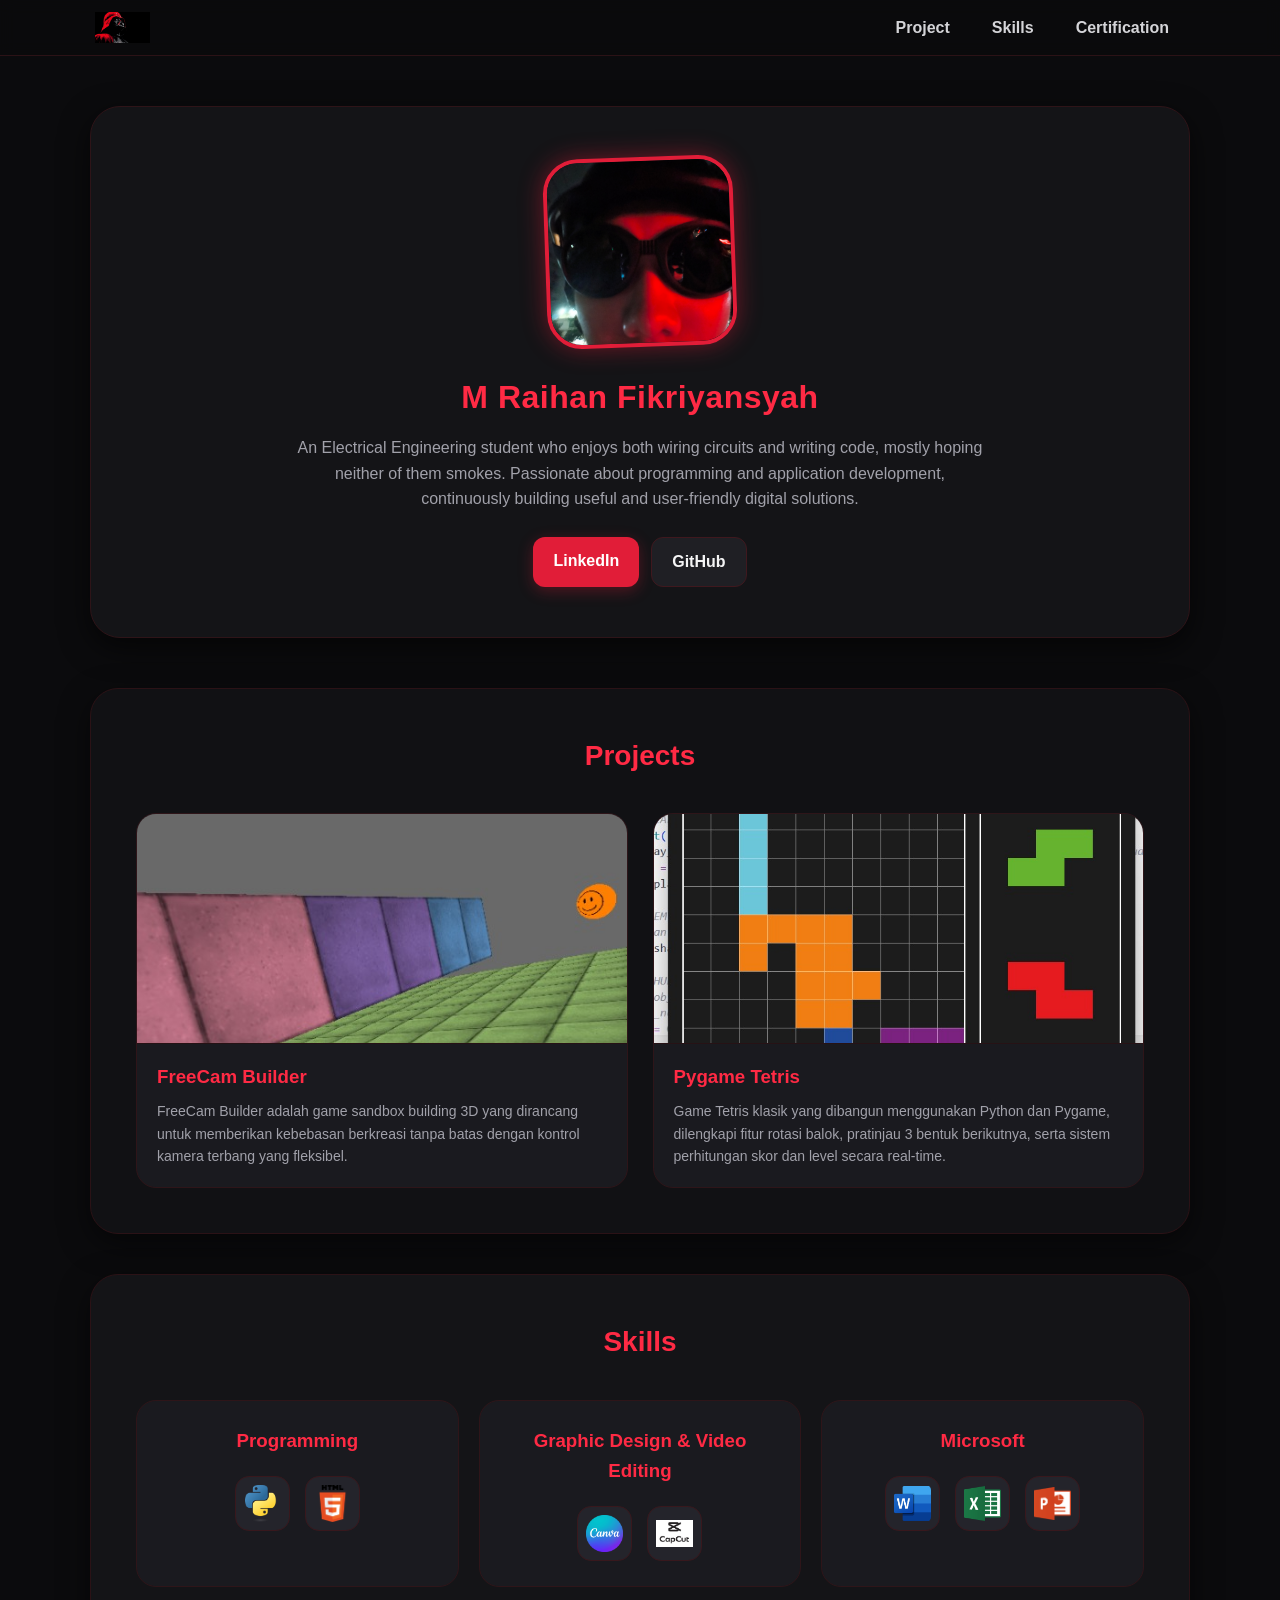
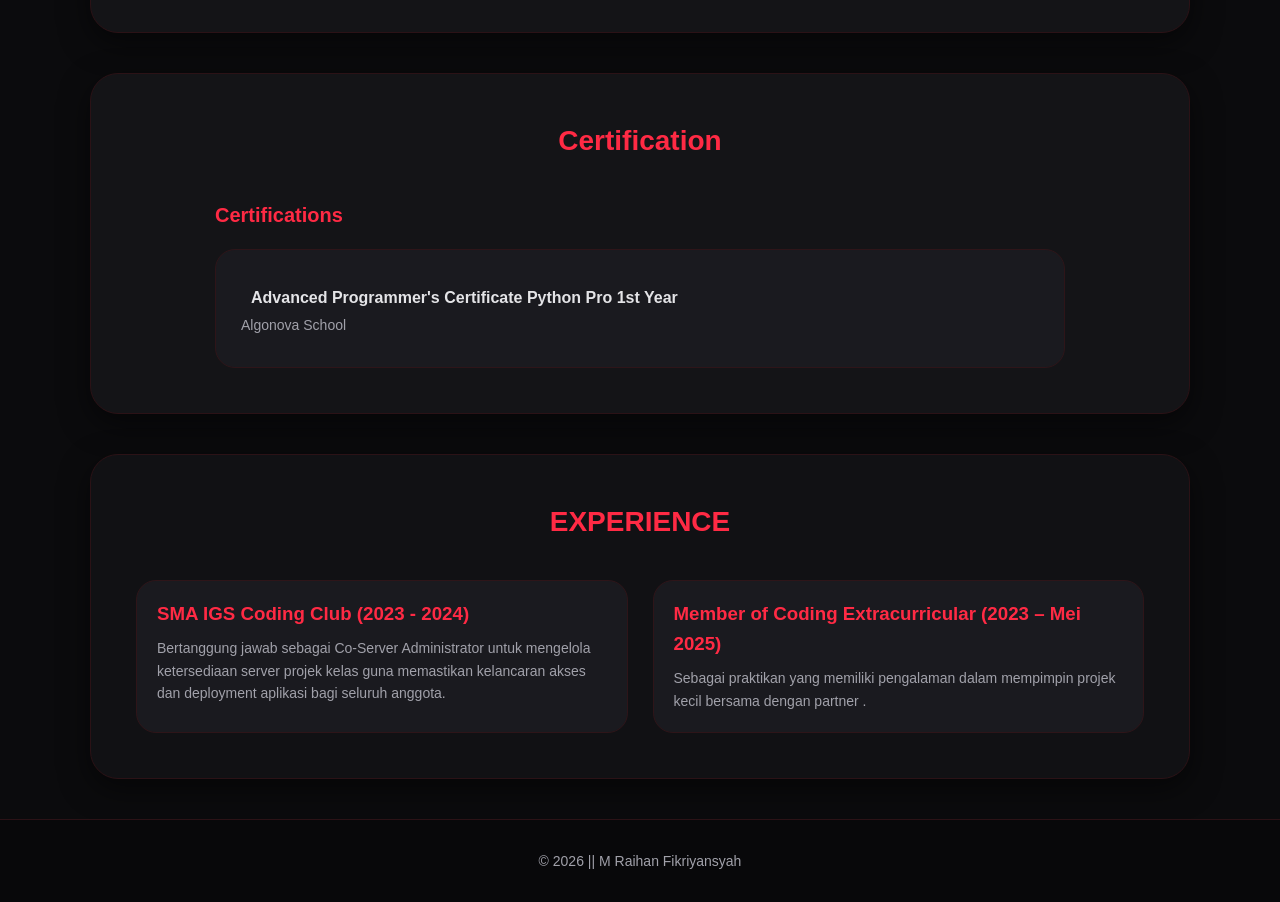
<file: portofolio_algo-main/index.html>
<!DOCTYPE html>
<html lang="id">
<head>
    <meta charset="UTF-8">
    <meta name="viewport" content="width=device-width, initial-scale=1.0">
    <title>Portofolio</title>
    <link rel="stylesheet" href="style.css">
</head>
<body>
    <header>
        <nav>
            <div class="logo">
        <a href="#home">
        <img src="Vader black bg.jpg" alt="Logo"> <!--LOGO UNTUK KEMBALI KE HOME-->
        </a>
        </div>
            <ul>
                <li><a href="#college">Project</a></li>
                <li><a href="#skills">Skills</a></li>
                <li><a href="#org">Certification</a></li>
            </ul>
        </nav>
    </header>
    <section id="home" class="hero">
        <div class="hero-content">
            <img src="Profile Pic red matrix.jpg" alt="foto" width="100%"> <!--PROFILE PHOTO--->
        </div>
        <h1>M Raihan Fikriyansyah</h1> <!--NAMA--->
            <!--DESKRIPSI DIRI--->
            <p>An Electrical Engineering student who enjoys both wiring circuits and writing code, mostly hoping neither of them smokes. Passionate about programming and application development, continuously building useful and user-friendly digital solutions.</p>
            <div class="hero-links">

                <a href="https://www.linkedin.com/in/m-raihan-fikriyansyah-825253366/" target="_blank" class="btn"><i class="fab fa-linkedin"></i> LinkedIn</a>
                <a href="https://github.com/renccurate" target="_blank" class="btn btn-alt"><i class="fab fa-github"></i> GitHub</a>
            </div>
    </section>
    <section id="college" class="section bg-light">
            <h2 class="section-title">Projects</h2>
    <div class="grid grid-4">
        <!-- PROJECT 1 -->
        <div class="card">
                <div class="img-placeholder">
                    <img src="foto projek free cam holder.jpeg" alt="Design UI/UX Soob Coffee">
                </div>
                <h3>FreeCam Builder</h3>
                <p>
                    FreeCam Builder adalah game sandbox building 3D yang dirancang untuk memberikan kebebasan berkreasi tanpa batas dengan kontrol kamera terbang yang fleksibel.
                </p>
            </a>
        </div>

        <!-- PROJECT 2 -->
        <div class="card">
                <div class="img-placeholder">
                    <img src="foto projek tetris.jpeg" alt="Pinkeu Jumpy Game">
                </div>
                <h3>Pygame Tetris</h3>
                <p>
                    Game Tetris klasik yang dibangun menggunakan Python dan Pygame, dilengkapi fitur rotasi balok, pratinjau 3 bentuk berikutnya, serta sistem perhitungan skor dan level secara real-time.
                </p>
            </a>
        </div>
    </div>
    </section>

    <!-- SKILLS -->
    <section id="skills" class="section">
    <h2 class="section-title">Skills</h2>
    <div class="skills-container">
        <!-- Programming -->
        <div class="skill-card">
            <h3>Programming</h3>
            <div class="skill-icons">
                <img src="python.png">
                <img src="html.png">
            </div>
        </div>
        <!-- Graphic Design -->
        <div class="skill-card">
            <h3>Graphic Design & Video Editing</h3>
            <div class="skill-icons">
                <img src="canva.png">
                <img src="image.png">
            </div>
        </div>
        <!-- Microsoft -->
        <div class="skill-card">
            <h3>Microsoft</h3>
            <div class="skill-icons">
                <img src="word.png">
                <img src="excel.png">
                <img src="point.png">
            </div>
        </div>
    </div>
    </section>

    <!-- CERTIFICATION -->
    <section id="org" class="section">
        <h2 class="section-title">Certification</h2>
        <div class="cert-journal-column">
            <div class="cert-section">
                <h3 class="column-title">Certifications</h3>
                <div class="card cert-card">
                    <ul class="cert-list">
                        <li><i class="fas fa-certificate"></i> Advanced Programmer's Certificate Python Pro 1st Year<br><span>Algonova School</span></li>
                </div>
            </div>
        </div>
    </section>

    <!-- ORGANISASI atau Experience -->
    <section id="organisasi" class="section bg-light">
        <h2 class="section-title">EXPERIENCE</h2>
        <div class="grid grid-3">
            <div class="card">
                <h3>SMA IGS Coding Club (2023 - 2024)</h3>
                <p>Bertanggung jawab sebagai Co-Server Administrator untuk mengelola ketersediaan server projek kelas guna memastikan kelancaran akses dan deployment aplikasi bagi seluruh anggota.</p>
            </div>
            <div class="card">
                <h3>Member of Coding Extracurricular (2023 – Mei 2025)</h3>
                <p>Sebagai praktikan yang memiliki pengalaman dalam mempimpin projek kecil bersama dengan partner .</p>
            </div>
        </div>
    </section>
    
    <footer>
        <p>&copy; 2026 || M Raihan Fikriyansyah</p>
    </footer>
    </body>
    </html>
</file>
<file: portofolio_algo-main/style.css>
* {
    margin: 0;
    padding: 0;
    box-sizing: border-box;
    scroll-behavior: smooth;
}

body {
    font-family: Arial, Helvetica, sans-serif;
    background-color: #0b0b0d;
    color: #e4e4e7;
    line-height: 1.6;
}

header {
    width: 100%;
    background: rgba(11, 11, 13, 0.92);
    backdrop-filter: blur(8px);
    border-bottom: 1px solid #2b1216;
    position: sticky;
    top: 0;
    z-index: 1000;
}

nav {
    max-width: 1150px;
    margin: auto;
    padding: 12px 30px;

    display: flex;
    justify-content: space-between;
    align-items: center;
}

.logo img {
    width: 55px;
    display: block;
    transition: 0.3s;
}

.logo img:hover {
    transform: scale(1.08);
}

nav ul {
    display: flex;
    list-style: none;
    gap: 10px;
}

nav ul li a {
    text-decoration: none;
    color: #d4d4d8;
    font-weight: 600;

    padding: 9px 16px;
    border-radius: 12px;

    transition: 0.3s;
}

nav ul li a:hover {
    background-color: #290d11;
    color: #ff2a44;
}


/* =========================
   HERO / PROFILE
========================= */

.hero {
    max-width: 1100px;
    margin: 50px auto;
    padding: 50px;

    background-color: #141417;
    border: 1px solid #2e1418;
    border-radius: 30px;

    display: flex;
    flex-direction: column;
    align-items: center;
    text-align: center;

    box-shadow: 0 10px 30px rgba(0, 0, 0, 0.6);
}

.hero-content {
    width: 190px;
    height: 190px;

    margin-bottom: 25px;

    border-radius: 35px;
    overflow: hidden;

    border: 4px solid #e11d38;
    box-shadow: 0 0 25px rgba(225, 29, 56, 0.45);

    transform: rotate(-2deg);
    transition: 0.3s;
}

.hero-content:hover {
    transform: rotate(0deg) scale(1.03);
    box-shadow: 0 0 32px rgba(255, 42, 68, 0.65);
}

.hero-content img {
    width: 100%;
    height: 100%;
    object-fit: cover;
}

.hero h1 {
    font-size: 32px;
    color: #ff2a44;
    margin-bottom: 12px;
    letter-spacing: 0.5px;
}

.hero p {
    max-width: 700px;
    color: #a1a1aa;
    font-size: 16px;
}


/* =========================
   SOCIAL BUTTON
========================= */

.hero-links {
    display: flex;
    gap: 12px;
    margin-top: 25px;
    flex-wrap: wrap;
    justify-content: center;
}

.btn {
    text-decoration: none;
    background-color: #e11d38;
    color: #ffffff;
    font-weight: 600;

    padding: 11px 20px;
    border-radius: 12px;

    box-shadow: 0 4px 15px rgba(225, 29, 56, 0.3);
    transition: 0.3s;
}

.btn:hover {
    background-color: #ff2a44;
    transform: translateY(-2px);
    box-shadow: 0 6px 20px rgba(255, 42, 68, 0.5);
}

.btn-alt {
    background-color: #1f1f24;
    color: #f4f4f5;
    border: 1px solid #3f181e;
    box-shadow: none;
}

.btn-alt:hover {
    background-color: #2c1216;
    border-color: #e11d38;
    color: #ff2a44;
}


/* =========================
   SECTION
========================= */

.section {
    max-width: 1100px;
    margin: 0 auto 40px;
    padding: 45px;

    background-color: #141417;
    border: 1px solid #2b1216;
    border-radius: 28px;

    box-shadow: 0 10px 30px rgba(0, 0, 0, 0.5);
}

.bg-light {
    background-color: #111114;
}

.section-title {
    text-align: center;
    font-size: 28px;
    color: #ff2a44;

    margin-bottom: 35px;
}


/* =========================
   PROJECT
========================= */

.grid {
    display: grid;
    grid-template-columns: repeat(2, 1fr);
    gap: 25px;
}

.card {
    background-color: #1a1a1f;
    border: 1px solid #2e1519;
    border-radius: 20px;

    overflow: hidden;

    transition: 0.3s;
}

.card:hover {
    transform: translateY(-5px);
    border-color: #e11d38;
    box-shadow: 0 12px 28px rgba(225, 29, 56, 0.22);
}

.project-link {
    display: block;
    text-decoration: none;
    color: inherit;
}

.img-placeholder {
    width: 100%;
    height: 230px;
    overflow: hidden;
    background-color: #0e0e11;
    border-bottom: 1px solid #261215;
}

.img-placeholder img {
    width: 100%;
    height: 100%;
    object-fit: cover;

    transition: 0.4s;
}

.card:hover .img-placeholder img {
    transform: scale(1.05);
}

.card h3 {
    color: #ff2a44;
    padding: 18px 20px 8px;
}

.card p {
    padding: 0 20px 20px;
    color: #a1a1aa;
    font-size: 14px;
}


/* =========================
   SKILLS
========================= */

.skills-container {
    display: grid;
    grid-template-columns: repeat(3, 1fr);
    gap: 20px;
}

.skill-card {
    background-color: #1a1a1f;
    border: 1px solid #2e1519;
    border-radius: 20px;

    padding: 25px;
    text-align: center;

    transition: 0.3s;
}

.skill-card:hover {
    transform: translateY(-5px);
    border-color: #e11d38;
    box-shadow: 0 10px 25px rgba(225, 29, 56, 0.2);
}

.skill-card h3 {
    color: #ff2a44;
    margin-bottom: 20px;
}

.skill-icons {
    display: flex;
    justify-content: center;
    align-items: center;
    flex-wrap: wrap;
    gap: 15px;
}

.skill-icons img {
    width: 55px;
    height: 55px;
    object-fit: contain;

    padding: 8px;
    background-color: #24242b;
    border-radius: 14px;

    border: 1px solid #38181d;

    transition: 0.3s;
}

.skill-icons img:hover {
    transform: scale(1.1);
    border-color: #ff2a44;
    box-shadow: 0 0 12px rgba(225, 29, 56, 0.35);
}


/* =========================
   CERTIFICATION
========================= */

.cert-journal-column {
    max-width: 850px;
    margin: auto;
}

.column-title {
    color: #ff2a44;
    margin-bottom: 18px;
    font-size: 20px;
}

.cert-card {
    padding: 10px 25px;
    background-color: #1a1a1f;
    border: 1px solid #2e1519;
    border-radius: 20px;
}

.cert-list {
    list-style: none;
}

.cert-list li {
    padding: 20px 0;
    border-bottom: 1px solid #2b1518;

    color: #e4e4e7;
    font-weight: 600;

    transition: 0.3s;
}

.cert-list li:last-child {
    border-bottom: none;
}

.cert-list li:hover {
    padding-left: 8px;
    color: #ff2a44;
}

.cert-list i {
    color: #e11d38;
    font-size: 20px;
    margin-right: 10px;
}

.cert-list span {
    font-size: 14px;
    color: #a1a1aa;
    font-weight: normal;
}


/* =========================
   FOOTER
========================= */

footer {
    text-align: center;
    padding: 30px;
    margin-top: 30px;

    color: #a1a1aa;
    font-size: 14px;

    background-color: #08080a;
    border-top: 1px solid #2b1216;
}


/* =========================
   RESPONSIVE TABLET
========================= */

@media (max-width: 850px) {

    .hero {
        margin: 30px 20px;
        padding: 40px 25px;
    }

    .section {
        margin: 0 20px 30px;
        padding: 35px 25px;
    }

    .grid {
        grid-template-columns: 1fr;
    }

    .skills-container {
        grid-template-columns: 1fr;
    }
}


/* =========================
   RESPONSIVE MOBILE
========================= */

@media (max-width: 600px) {

    nav {
        padding: 10px 18px;
    }

    .logo img {
        width: 45px;
    }

    nav ul {
        gap: 2px;
    }

    nav ul li a {
        padding: 8px;
        font-size: 13px;
    }

    .hero h1 {
        font-size: 25px;
    }

    .hero-content {
        width: 150px;
        height: 150px;
    }

    .section-title {
        font-size: 24px;
    }

    .hero-links {
        flex-direction: column;
        width: 100%;
    }

    .btn {
        width: 100%;
    }
}
</file>
